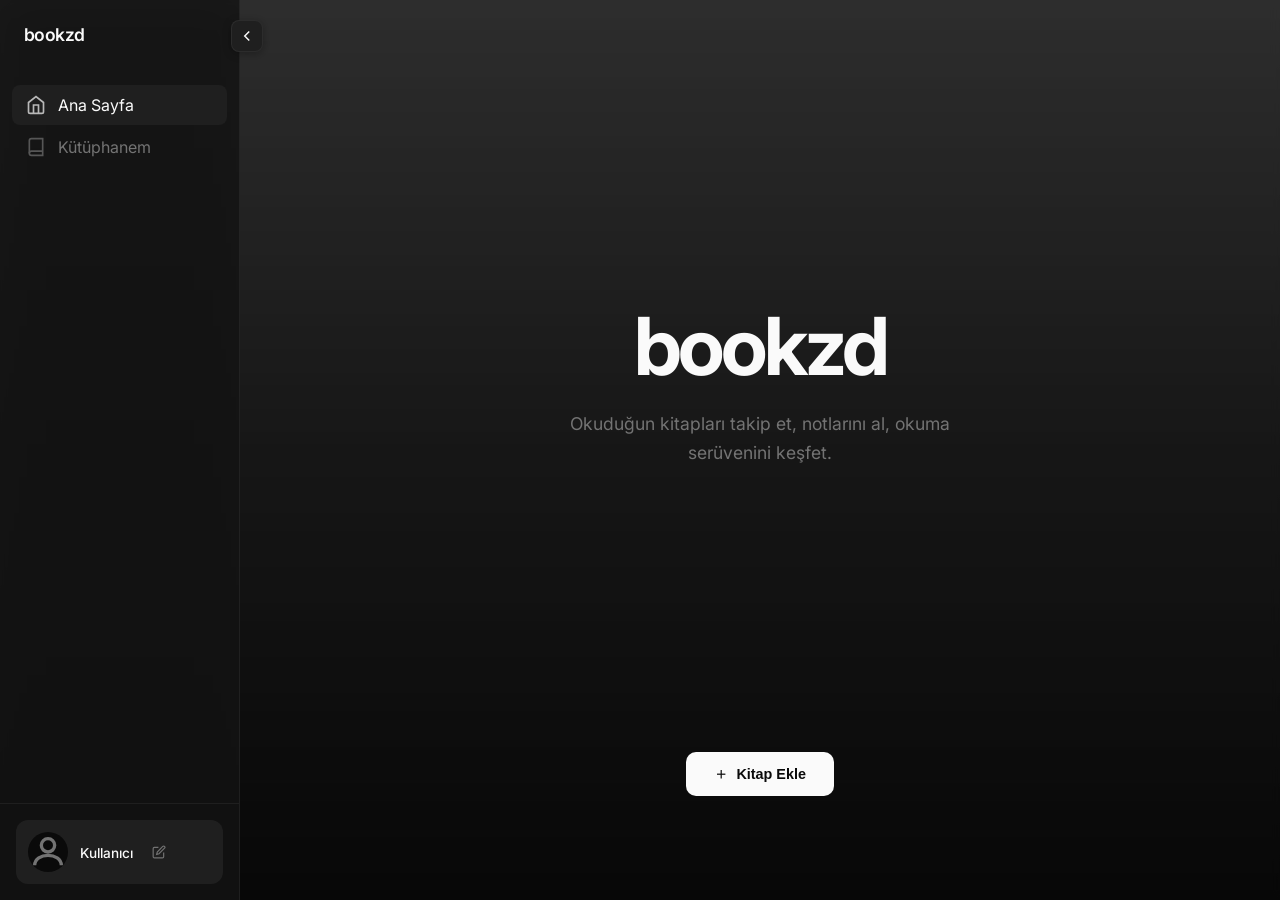
<file: index.html>
<!DOCTYPE html>
<html lang="tr">
<head>
    <meta charset="UTF-8">
    <meta name="viewport" content="width=device-width, initial-scale=1.0">
    <title>bookzd</title>
    <link href="https://fonts.googleapis.com/css2?family=Inter:wght@400;500;600;700&display=swap" rel="stylesheet">
    <link rel="stylesheet" href="style.css">
</head>
<body class="home-page">
    <div class="app">
        <aside class="sidebar" id="sidebar">
            <div class="sidebar-header">
                <h1>bookzd</h1>
            </div>
            <button class="sidebar-toggle" onclick="toggleSidebar()">
                <svg viewBox="0 0 24 24" fill="none" stroke="currentColor" stroke-width="2"><polyline points="15 18 9 12 15 6"/></svg>
            </button>
            <nav class="sidebar-nav">
                <a href="index.html" class="nav-item active">
                    <svg class="nav-icon" viewBox="0 0 24 24" fill="none" stroke="currentColor" stroke-width="2"><path d="M3 9l9-7 9 7v11a2 2 0 0 1-2 2H5a2 2 0 0 1-2-2z"/><polyline points="9 22 9 12 15 12 15 22"/></svg>
                    <span class="nav-text">Ana Sayfa</span>
                </a>
                <a href="library.html" class="nav-item">
                    <svg class="nav-icon" viewBox="0 0 24 24" fill="none" stroke="currentColor" stroke-width="2"><path d="M4 19.5A2.5 2.5 0 0 1 6.5 17H20"/><path d="M6.5 2H20v20H6.5A2.5 2.5 0 0 1 4 19.5v-15A2.5 2.5 0 0 1 6.5 2z"/></svg>
                    <span class="nav-text">Kütüphanem</span>
                </a>
            </nav>
            <div class="sidebar-footer">
                <div class="sidebar-user">
                    <div class="user-avatar">
                        <img id="userAvatar" src="data:image/svg+xml,%3Csvg xmlns='http://www.w3.org/2000/svg' viewBox='0 0 24 24' fill='none' stroke='%23737373' stroke-width='2'%3E%3Ccircle cx='12' cy='8' r='4'/%3E%3Cpath d='M4 20c0-4 4-6 8-6s8 2 8 6'/%3E%3C/svg%3E" alt="Avatar">
                    </div>
                    <div class="user-info">
                        <span class="user-name" id="userName">Kullanıcı</span>
                    </div>
                    <button class="edit-user-btn" onclick="editProfile()">
                        <svg viewBox="0 0 24 24" fill="none" stroke="currentColor" stroke-width="2"><path d="M11 4H4a2 2 0 0 0-2 2v14a2 2 0 0 0 2 2h14a2 2 0 0 0 2-2v-7"/><path d="M18.5 2.5a2.121 2.121 0 0 1 3 3L12 15l-4 1 1-4 9.5-9.5z"/></svg>
                    </button>
                </div>
            </div>
        </aside>

        <main class="main-content">
            <div id="homePage" class="page active">
                <section class="hero">
                    <div class="hero-content">
                        <h1>bookzd</h1>
                        <p>Okuduğun kitapları takip et, notlarını al, okuma serüvenini keşfet.</p>
                    </div>
                </section>
                <section class="cta">
                    <button class="btn-primary-lg" onclick="window.location.href='library.html'">
                        <svg viewBox="0 0 24 24" fill="none" stroke="currentColor" stroke-width="2"><line x1="12" y1="5" x2="12" y2="19"/><line x1="5" y1="12" x2="19" y2="12"/></svg>
                        Kitap Ekle
                    </button>
                </section>
            </div>
        </main>
    </div>
    <script src="script.js"></script>
</body>
</html>
</file>
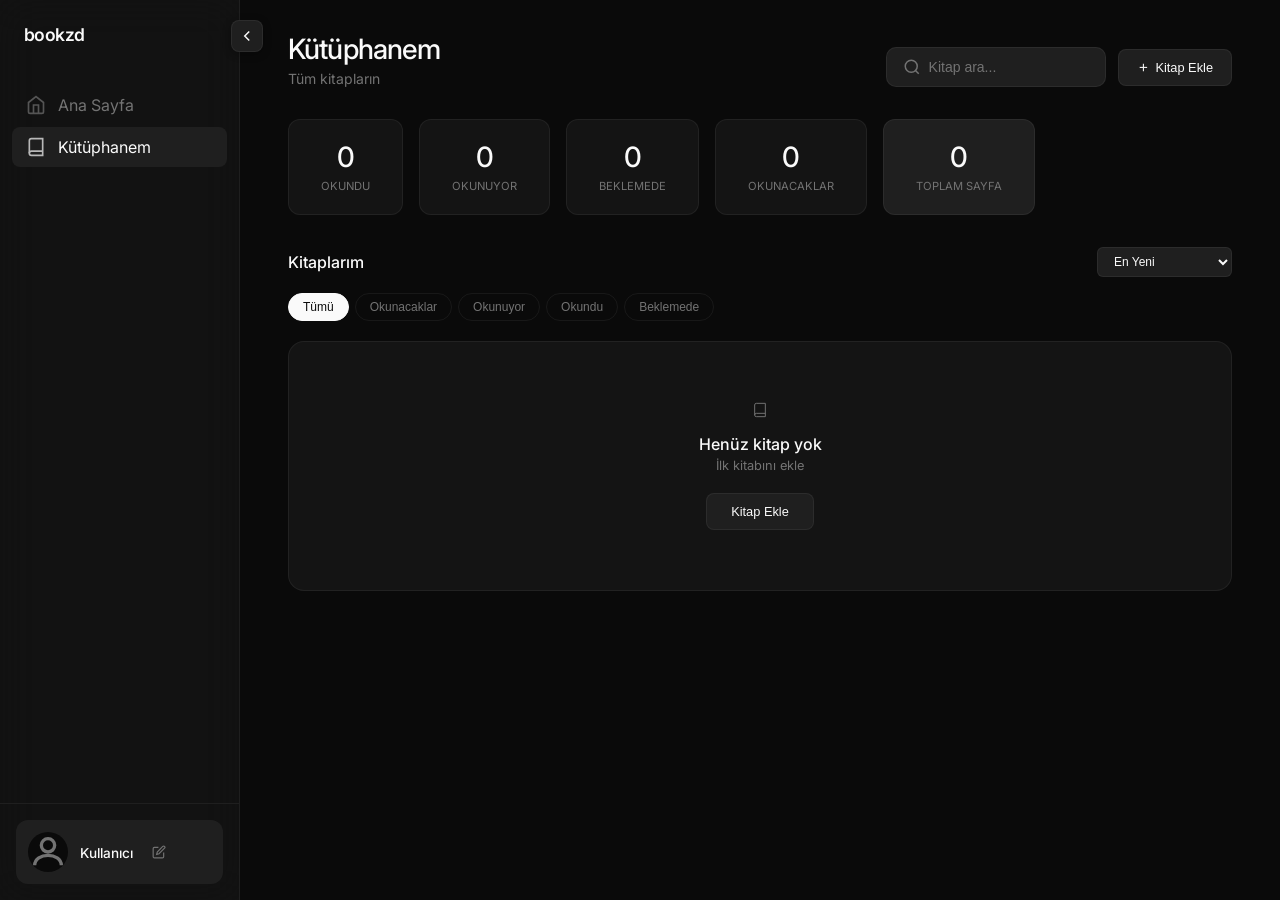
<file: library.html>
<!DOCTYPE html>
<html lang="tr">
<head>
    <meta charset="UTF-8">
    <meta name="viewport" content="width=device-width, initial-scale=1.0">
    <title>bookzd - Kütüphanem</title>
    <link href="https://fonts.googleapis.com/css2?family=Inter:wght@400;500;600;700&display=swap" rel="stylesheet">
    <link rel="stylesheet" href="style.css">
</head>
<body class="library-page">
    <div class="app">
        <aside class="sidebar" id="sidebar">
            <div class="sidebar-header">
                <h1>bookzd</h1>
            </div>
            <button class="sidebar-toggle" onclick="toggleSidebar()">
                <svg viewBox="0 0 24 24" fill="none" stroke="currentColor" stroke-width="2"><polyline points="15 18 9 12 15 6"/></svg>
            </button>
            <nav class="sidebar-nav">
                <a href="index.html" class="nav-item">
                    <svg class="nav-icon" viewBox="0 0 24 24" fill="none" stroke="currentColor" stroke-width="2"><path d="M3 9l9-7 9 7v11a2 2 0 0 1-2 2H5a2 2 0 0 1-2-2z"/><polyline points="9 22 9 12 15 12 15 22"/></svg>
                    <span class="nav-text">Ana Sayfa</span>
                </a>
                <a href="library.html" class="nav-item active">
                    <svg class="nav-icon" viewBox="0 0 24 24" fill="none" stroke="currentColor" stroke-width="2"><path d="M4 19.5A2.5 2.5 0 0 1 6.5 17H20"/><path d="M6.5 2H20v20H6.5A2.5 2.5 0 0 1 4 19.5v-15A2.5 2.5 0 0 1 6.5 2z"/></svg>
                    <span class="nav-text">Kütüphanem</span>
                </a>
            </nav>
            <div class="sidebar-footer">
                <div class="sidebar-user">
                    <div class="user-avatar">
                        <img id="userAvatar" src="data:image/svg+xml,%3Csvg xmlns='http://www.w3.org/2000/svg' viewBox='0 0 24 24' fill='none' stroke='%23737373' stroke-width='2'%3E%3Ccircle cx='12' cy='8' r='4'/%3E%3Cpath d='M4 20c0-4 4-6 8-6s8 2 8 6'/%3E%3C/svg%3E" alt="Avatar">
                    </div>
                    <div class="user-info">
                        <span class="user-name" id="userName">Kullanıcı</span>
                    </div>
                    <button class="edit-user-btn" onclick="editProfile()">
                        <svg viewBox="0 0 24 24" fill="none" stroke="currentColor" stroke-width="2"><path d="M11 4H4a2 2 0 0 0-2 2v14a2 2 0 0 0 2 2h14a2 2 0 0 0 2-2v-7"/><path d="M18.5 2.5a2.121 2.121 0 0 1 3 3L12 15l-4 1 1-4 9.5-9.5z"/></svg>
                    </button>
                </div>
            </div>
        </aside>

        <main class="main-content">
            <div id="libraryPage" class="page active">
                <header class="page-header">
                    <div class="header-text">
                        <h1>Kütüphanem</h1>
                        <p>Tüm kitapların</p>
                    </div>
                    <div class="header-actions">
                        <div class="search-box">
                            <svg viewBox="0 0 24 24" fill="none" stroke="currentColor" stroke-width="2"><circle cx="11" cy="11" r="8"/><line x1="21" y1="21" x2="16.65" y2="16.65"/></svg>
                            <input type="text" id="searchInput" placeholder="Kitap ara..." oninput="renderLibrary()">
                        </div>
                        <button class="btn-add" onclick="showAddModal()">
                            <svg viewBox="0 0 24 24" fill="none" stroke="currentColor" stroke-width="2"><line x1="12" y1="5" x2="12" y2="19"/><line x1="5" y1="12" x2="19" y2="12"/></svg>
                            Kitap Ekle
                        </button>
                    </div>
                </header>
                <div class="library-stats">
                    <div class="lib-stat completed">
                        <span class="lib-num" id="libCompleted">0</span>
                        <span class="lib-label">Okundu</span>
                    </div>
                    <div class="lib-stat reading">
                        <span class="lib-num" id="libReading">0</span>
                        <span class="lib-label">Okunuyor</span>
                    </div>
                    <div class="lib-stat hold">
                        <span class="lib-num" id="libHold">0</span>
                        <span class="lib-label">Beklemede</span>
                    </div>
                    <div class="lib-stat to-read">
                        <span class="lib-num" id="libToRead">0</span>
                        <span class="lib-label">Okunacaklar</span>
                    </div>
                    <div class="lib-stat total">
                        <span class="lib-num" id="libTotalPages">0</span>
                        <span class="lib-label">Toplam Sayfa</span>
                    </div>
                </div>
                <div class="section">
                    <div class="section-header">
                        <h2>Kitaplarım</h2>
                        <select id="sortSelect" onchange="renderLibrary()">
                            <option value="date-desc">En Yeni</option>
                            <option value="date-asc">En Eski</option>
                            <option value="title-asc">A-Z</option>
                            <option value="rating-desc">En Yüksek Puan</option>
                        </select>
                    </div>
                    <div class="filter-tabs">
                        <button class="tab active" data-filter="all">Tümü</button>
                        <button class="tab" data-filter="to-read">Okunacaklar</button>
                        <button class="tab" data-filter="reading">Okunuyor</button>
                        <button class="tab" data-filter="completed">Okundu</button>
                        <button class="tab" data-filter="on-hold">Beklemede</button>
                    </div>
                </div>
                <div class="books-grid" id="libraryList"></div>
                <div class="empty-state" id="emptyLibrary">
                    <svg class="empty-icon" viewBox="0 0 24 24" fill="none" stroke="currentColor" stroke-width="1.5"><path d="M4 19.5A2.5 2.5 0 0 1 6.5 17H20"/><path d="M6.5 2H20v20H6.5A2.5 2.5 0 0 1 4 19.5v-15A2.5 2.5 0 0 1 6.5 2z"/></svg>
                    <h3>Henüz kitap yok</h3>
                    <p>İlk kitabını ekle</p>
                    <button onclick="showAddModal()">Kitap Ekle</button>
                </div>
            </div>
        </main>
    </div>

    <!-- Add Modal -->
    <div class="modal-overlay" id="addModal">
        <div class="modal">
            <div class="modal-header">
                <h2>Yeni Kitap Ekle</h2>
                <button class="close-btn" onclick="closeAddModal()">
                    <svg viewBox="0 0 24 24" fill="none" stroke="currentColor" stroke-width="2"><line x1="18" y1="6" x2="6" y2="18"/><line x1="6" y1="6" x2="18" y2="18"/></svg>
                </button>
            </div>
            <div class="modal-body">
                <div class="cover-section">
                    <div class="cover-upload" onclick="document.getElementById('coverInput').click()">
                        <img id="coverPreview" alt="Kapak">
                        <div class="cover-placeholder" id="coverPlaceholder">
                            <svg viewBox="0 0 24 24" fill="none" stroke="currentColor" stroke-width="1.5"><rect x="3" y="3" width="18" height="18" rx="2" ry="2"/><circle cx="8.5" cy="8.5" r="1.5"/><polyline points="21 15 16 10 5 21"/></svg>
                            <p>Göz At</p>
                        </div>
                    </div>
                    <input type="file" id="coverInput" accept="image/*" onchange="previewCover(event)">
                    <input type="text" id="addCoverUrl" class="cover-url-input" placeholder="Veya resim linki" oninput="previewCoverUrl(this.value)">
                </div>
                <div class="form-section">
                    <div class="form-group"><label>Kitap Adı *</label><input type="text" id="addTitle" placeholder="Kitabın adı"></div>
                    <div class="form-group"><label>Yazar *</label><input type="text" id="addAuthor" placeholder="Yazarın adı"></div>
                    <div class="form-row">
                        <div class="form-group"><label>Sayfa</label><input type="number" id="addPages" placeholder="0"></div>
                        <div class="form-group"><label>Okunan</label><input type="number" id="addCurrentPage" placeholder="0" value="0"></div>
                    </div>
                    <div class="form-row">
                        <div class="form-group"><label>Durum</label><select id="addStatus"><option value="to-read">Okunacaklar</option><option value="reading">Okunuyor</option><option value="completed">Okundu</option><option value="on-hold">Beklemede</option></select></div>
                    </div>
                    <div class="form-row">
                        <div class="form-group"><label>Başlangıç</label><input type="date" id="addStartDate"></div>
                        <div class="form-group"><label>Bitiş</label><input type="date" id="addEndDate"></div>
                    </div>
                    <div class="form-group">
                        <label>Puan</label>
                        <div class="star-rating">
                            <div class="stars" id="addStars">
                                <span class="star" data-val="1">●</span><span class="star" data-val="2">●</span><span class="star" data-val="3">●</span><span class="star" data-val="4">●</span><span class="star" data-val="5">●</span>
                                <span class="star" data-val="6">●</span><span class="star" data-val="7">●</span><span class="star" data-val="8">●</span><span class="star" data-val="9">●</span><span class="star" data-val="10">●</span>
                            </div>
                            <span class="rating-display" id="addRatingDisplay">0</span>
                        </div>
                    </div>
                    <div class="form-group"><label>Notlar</label><input type="text" id="addNotes" placeholder="Düşünceler..."></div>
                </div>
            </div>
            <div class="modal-footer">
                <button class="btn-cancel" onclick="closeAddModal()">İptal</button>
                <button class="btn-primary" onclick="addBook()">Ekle</button>
            </div>
        </div>
    </div>

    <!-- Edit Modal -->
    <div class="modal-overlay" id="editModal">
        <div class="modal">
            <div class="modal-header">
                <h2>Kitabı Düzenle</h2>
                <button class="close-btn" onclick="closeEditModal()">
                    <svg viewBox="0 0 24 24" fill="none" stroke="currentColor" stroke-width="2"><line x1="18" y1="6" x2="6" y2="18"/><line x1="6" y1="6" x2="18" y2="18"/></svg>
                </button>
            </div>
            <div class="modal-body">
                <div class="cover-section">
                    <div class="cover-upload" onclick="document.getElementById('editCoverInput').click()">
                        <img id="editCoverPreview" alt="Kapak">
                        <div class="cover-placeholder" id="editCoverPlaceholder">
                            <svg viewBox="0 0 24 24" fill="none" stroke="currentColor" stroke-width="1.5"><rect x="3" y="3" width="18" height="18" rx="2" ry="2"/><circle cx="8.5" cy="8.5" r="1.5"/><polyline points="21 15 16 10 5 21"/></svg>
                            <p>Göz At</p>
                        </div>
                    </div>
                    <input type="file" id="editCoverInput" accept="image/*" onchange="previewEditCover(event)">
                    <input type="text" id="editCoverUrl" class="cover-url-input" placeholder="Veya resim linki" oninput="previewEditCoverUrl(this.value)">
                </div>
                <div class="form-section">
                    <div class="form-group"><label>Kitap Adı *</label><input type="text" id="editTitle"></div>
                    <div class="form-group"><label>Yazar *</label><input type="text" id="editAuthor"></div>
                    <div class="form-row">
                        <div class="form-group"><label>Sayfa</label><input type="number" id="editPages"></div>
                        <div class="form-group"><label>Okunan</label><input type="number" id="editCurrentPage"></div>
                    </div>
                    <div class="form-row">
                        <div class="form-group"><label>Durum</label><select id="editStatus"><option value="to-read">Okunacaklar</option><option value="reading">Okunuyor</option><option value="completed">Okundu</option><option value="on-hold">Beklemede</option></select></div>
                    </div>
                    <div class="form-row">
                        <div class="form-group"><label>Başlangıç</label><input type="date" id="editStartDate"></div>
                        <div class="form-group"><label>Bitiş</label><input type="date" id="editEndDate"></div>
                    </div>
                    <div class="form-group">
                        <label>Puan</label>
                        <div class="star-rating">
                            <div class="stars" id="editStars">
                                <span class="star" data-val="1">●</span><span class="star" data-val="2">●</span><span class="star" data-val="3">●</span><span class="star" data-val="4">●</span><span class="star" data-val="5">●</span>
                                <span class="star" data-val="6">●</span><span class="star" data-val="7">●</span><span class="star" data-val="8">●</span><span class="star" data-val="9">●</span><span class="star" data-val="10">●</span>
                            </div>
                            <span class="rating-display" id="editRatingDisplay">0</span>
                        </div>
                    </div>
                    <div class="form-group"><label>Notlar</label><input type="text" id="editNotes"></div>
                </div>
            </div>
            <div class="modal-footer">
                <button class="btn-delete" onclick="deleteBook()">Sil</button>
                <button class="btn-primary" onclick="saveEdit()">Kaydet</button>
            </div>
        </div>
    </div>

    <!-- Detail Modal -->
    <div class="modal-overlay" id="detailModal">
        <div class="modal detail-modal">
            <div class="modal-header">
                <h2>Kitap Detay</h2>
                <button class="close-btn" onclick="closeDetailModal()">
                    <svg viewBox="0 0 24 24" fill="none" stroke="currentColor" stroke-width="2"><line x1="18" y1="6" x2="6" y2="18"/><line x1="6" y1="6" x2="18" y2="18"/></svg>
                </button>
            </div>
            <div class="modal-body detail-body">
                <div class="detail-cover">
                    <img id="detailCover" alt="Kapak">
                    <div class="detail-cover-placeholder" id="detailCoverPlaceholder">
                        <svg viewBox="0 0 24 24" fill="none" stroke="currentColor" stroke-width="1.5"><path d="M4 19.5A2.5 2.5 0 0 1 6.5 17H20"/><path d="M6.5 2H20v20H6.5A2.5 2.5 0 0 1 4 19.5v-15A2.5 2.5 0 0 1 6.5 2z"/></svg>
                    </div>
                </div>
                <div class="detail-info">
                    <h3 id="detailTitle"></h3>
                    <p class="detail-author" id="detailAuthor"></p>
                    <div class="detail-meta">
                        <span class="detail-status" id="detailStatus"></span>
                        <span class="detail-rating" id="detailRating"></span>
                    </div>
                    <div class="detail-stats">
                        <div class="detail-stat">
                            <span class="detail-stat-num" id="detailPages">0</span>
                            <span class="detail-stat-label">Sayfa</span>
                        </div>
                        <div class="detail-stat">
                            <span class="detail-stat-num" id="detailCurrentPage">0</span>
                            <span class="detail-stat-label">Okunan</span>
                        </div>
                        <div class="detail-stat">
                            <span class="detail-stat-num" id="detailProgress">0%</span>
                            <span class="detail-stat-label">İlerleme</span>
                        </div>
                    </div>
                    <div class="detail-dates">
                        <div><label>Başlangıç:</label><span id="detailStartDate">-</span></div>
                        <div><label>Bitiş:</label><span id="detailEndDate">-</span></div>
                    </div>
                    <div class="detail-notes" id="detailNotesSection">
                        <label>Notlar:</label>
                        <p id="detailNotes"></p>
                    </div>
                </div>
            </div>
            <div class="modal-footer">
                <button class="btn-primary" onclick="editFromDetail()">Düzenle</button>
            </div>
        </div>
    </div>

    <script src="script.js"></script>
</body>
</html>
</file>
<file: style.css>
:root {
    --bg: #0a0a0a;
    --bg-card: #141414;
    --surface: #1f1f1f;
    --surface-hover: #262626;
    --text: #fafafa;
    --text-2: #737373;
    --border: rgba(255,255,255,0.06);
}

* { margin: 0; padding: 0; box-sizing: border-box; }

body {
    font-family: 'Inter', -apple-system, BlinkMacSystemFont, sans-serif;
    background: var(--bg);
    color: var(--text);
    min-height: 100vh;
}

body.home-page {
    background: linear-gradient(to bottom, rgba(0,0,0,0.7) 0%, rgba(0,0,0,0.85) 50%, rgba(0,0,0,0.95) 100%),
        url('https://yeni.doktorungezirehberi.com/wp-content/uploads/2025/01/black-forest-main252.jpg');
    background-size: cover;
    background-position: center;
    background-attachment: fixed;
    height: 100vh;
}

body.home-page .app {
    background: rgba(0,0,0,0.4);
    backdrop-filter: blur(4px);
    height: 100vh;
}

svg { width: 1em; height: 1em; stroke: currentColor; }

.app { display: flex; min-height: 100vh; height: 100vh; }

.sidebar {
    width: 240px;
    height: 100vh;
    background: rgba(20,20,20,0.8);
    backdrop-filter: blur(20px);
    border-right: 1px solid var(--border);
    display: flex;
    flex-direction: column;
    position: fixed;
    top: 0; left: 0;
    z-index: 50;
    transition: all 0.3s ease;
    overflow: visible;
}

.sidebar.collapsed { 
    width: 0; 
    border-right: none;
    overflow: visible;
}

.sidebar.collapsed .sidebar-header,
.sidebar.collapsed .sidebar-nav,
.sidebar.collapsed .nav-item,
.sidebar.collapsed .sidebar-footer {
    opacity: 0;
    width: 0;
    padding: 0;
    margin: 0;
    overflow: hidden;
}

.sidebar.collapsed .sidebar-toggle {
    opacity: 1;
    width: 32px;
    right: -48px;
}

.sidebar.collapsed .sidebar-toggle svg {
    transform: rotate(180deg);
}

.sidebar-toggle {
    position: absolute;
    top: 20px; right: -24px;
    width: 32px; height: 32px;
    border-radius: 8px;
    background: var(--surface);
    border: 1px solid var(--border);
    color: var(--text);
    cursor: pointer;
    display: flex;
    align-items: center;
    justify-content: center;
    z-index: 60;
    transition: all 0.3s ease;
    box-shadow: 0 2px 8px rgba(0,0,0,0.3);
    overflow: visible;
}

.sidebar-toggle:hover { background: var(--text); color: var(--bg); transform: scale(1.1); }
.sidebar-toggle svg { width: 18px; height: 18px; }

.sidebar-header {
    padding: 24px;
    display: flex;
    justify-content: space-between;
    align-items: center;
}

.sidebar-header h1 { font-size: 1.1rem; font-weight: 600; text-transform: lowercase; letter-spacing: -0.03em; }

.sidebar-nav { padding: 16px 12px; flex: 1; }

.nav-item {
    display: flex;
    align-items: center;
    gap: 12px;
    padding: 10px 14px;
    border-radius: 8px;
    color: var(--text-2);
    text-decoration: none;
    margin-bottom: 2px;
    transition: all 0.2s ease;
}

.nav-item:hover { background: var(--surface); color: var(--text); }
.nav-item.active { background: var(--surface); color: var(--text); }

.nav-icon { font-size: 1.1rem; opacity: 0.7; flex-shrink: 0; width: 20px; height: 20px; }

.sidebar-footer { padding: 16px; border-top: 1px solid var(--border); flex-shrink: 0; }

.sidebar-user {
    display: flex;
    align-items: center;
    gap: 12px;
    padding: 12px;
    background: var(--surface);
    border-radius: 12px;
}

.sidebar-user .user-avatar {
    width: 40px; height: 40px;
    border-radius: 50%;
    background: var(--bg);
    display: flex;
    align-items: center;
    justify-content: center;
    overflow: hidden;
    flex-shrink: 0;
}

.sidebar-user .user-avatar svg { width: 20px; height: 20px; }

.user-info-text {
    display: flex;
    align-items: center;
    justify-content: space-between;
    flex: 1;
    min-width: 0;
}

.sidebar-user .user-name {
    font-weight: 500;
    font-size: 0.85rem;
    white-space: nowrap;
    overflow: hidden;
    text-overflow: ellipsis;
}

.sidebar-user .edit-user-btn {
    width: 28px; height: 28px;
    border-radius: 6px;
    border: none;
    background: transparent;
    color: var(--text-2);
    cursor: pointer;
    display: flex;
    align-items: center;
    justify-content: center;
    transition: all 0.2s;
    flex-shrink: 0;
}

.sidebar-user .edit-user-btn:hover { background: var(--bg); color: var(--text); }
.sidebar-user .edit-user-btn svg { width: 14px; height: 14px; }

.main-content {
    flex: 1;
    margin-left: 240px;
    padding: 32px 48px;
    min-height: 100vh;
    height: 100vh;
    overflow-y: auto;
    transition: margin-left 0.3s ease;
}

.sidebar.collapsed ~ .main-content { margin-left: 0; }

.page { display: none; animation: fadeIn 0.3s ease; }
.page.active { display: block; }

@keyframes fadeIn { from { opacity: 0; transform: translateY(8px); } to { opacity: 1; transform: translateY(0); } }

.page-header {
    display: flex;
    justify-content: space-between;
    align-items: flex-end;
    margin-bottom: 32px;
    gap: 16px;
}

.header-actions { display: flex; gap: 12px; align-items: center; }

.search-box {
    display: flex;
    align-items: center;
    gap: 8px;
    padding: 10px 16px;
    background: var(--surface);
    border: 1px solid var(--border);
    border-radius: 10px;
    width: 220px;
}

.search-box svg { width: 18px; height: 18px; color: var(--text-2); flex-shrink: 0; }

.search-box input {
    background: transparent;
    border: none;
    color: var(--text);
    font-size: 0.875rem;
    width: 100%;
    outline: none;
}

.search-box input::placeholder { color: var(--text-2); }

.header-text h1 { font-size: 1.75rem; font-weight: 500; letter-spacing: -0.03em; }
.header-text p { color: var(--text-2); margin-top: 4px; font-size: 0.875rem; }

.btn-add {
    display: flex;
    align-items: center;
    gap: 6px;
    padding: 10px 18px;
    background: var(--surface);
    border: 1px solid var(--border);
    border-radius: 8px;
    color: var(--text);
    font-size: 0.8rem;
    font-weight: 500;
    cursor: pointer;
    transition: all 0.2s ease;
}

.btn-add:hover { background: var(--surface-hover); border-color: var(--text-2); }
.btn-add svg { width: 1em; height: 1em; }

.hero {
    min-height: calc(100vh - 200px);
    display: flex;
    flex-direction: column;
    justify-content: center;
    align-items: center;
    text-align: center;
    padding: 40px 20px;
}

.hero-content h1 {
    font-size: 5rem;
    font-weight: 700;
    letter-spacing: -0.04em;
    margin-bottom: 16px;
}

.hero-content p {
    font-size: 1.1rem;
    color: var(--text-2);
    max-width: 400px;
    line-height: 1.6;
}

.cta { text-align: center; padding: 20px 0 60px; }

.btn-primary-lg {
    display: inline-flex;
    align-items: center;
    gap: 8px;
    padding: 14px 28px;
    background: var(--text);
    border: none;
    border-radius: 10px;
    color: var(--bg);
    font-size: 0.9rem;
    font-weight: 600;
    cursor: pointer;
    transition: all 0.2s ease;
}

.btn-primary-lg:hover { opacity: 0.9; transform: translateY(-2px); }
.btn-primary-lg svg { width: 1em; height: 1em; }

.library-stats {
    display: flex;
    gap: 16px;
    margin-bottom: 32px;
}

.lib-stat {
    padding: 20px 32px;
    border-radius: 12px;
    text-align: center;
    background: var(--bg-card);
    border: 1px solid var(--border);
}

.lib-stat .lib-num { display: block; font-size: 1.75rem; font-weight: 500; }
.lib-stat .lib-label { font-size: 0.7rem; color: var(--text-2); text-transform: uppercase; }

.lib-stat.total { background: var(--surface); }

.section-header {
    display: flex;
    justify-content: space-between;
    align-items: center;
    margin-bottom: 16px;
}

.section-header h2 { font-size: 1rem; font-weight: 500; }

.section-header select {
    padding: 6px 12px;
    background: var(--surface);
    border: 1px solid var(--border);
    border-radius: 6px;
    color: var(--text);
    font-size: 0.75rem;
    cursor: pointer;
}

.filter-tabs { display: flex; gap: 6px; margin-bottom: 20px; }

.tab {
    padding: 6px 14px;
    background: transparent;
    border: 1px solid var(--border);
    border-radius: 20px;
    color: var(--text-2);
    font-size: 0.75rem;
    font-weight: 500;
    cursor: pointer;
    transition: all 0.2s ease;
}

.tab:hover { border-color: var(--text-2); color: var(--text); }
.tab.active { background: var(--text); border-color: var(--text); color: var(--bg); }

.books-grid {
    display: grid;
    grid-template-columns: repeat(auto-fill, minmax(160px, 1fr));
    gap: 20px;
}

.book-card {
    background: var(--bg-card);
    border-radius: 12px;
    overflow: hidden;
    cursor: pointer;
    transition: all 0.3s ease;
    border: 1px solid transparent;
}

.book-card:hover { transform: translateY(-4px); border-color: var(--border); box-shadow: 0 20px 40px rgba(0,0,0,0.4); }

.book-cover {
    width: 100%;
    height: 220px;
    background: var(--surface);
    display: flex;
    align-items: center;
    justify-content: center;
    font-size: 2.5rem;
    color: var(--text-2);
    position: relative;
    overflow: hidden;
    border-radius: 8px 8px 0 0;
}

.book-cover img { 
    width: 100%; 
    height: 100%; 
    object-fit: cover; 
    object-position: center;
}

.book-status {
    position: absolute;
    top: 8px; left: 8px;
    padding: 3px 8px;
    border-radius: 4px;
    font-size: 0.6rem;
    font-weight: 600;
    text-transform: uppercase;
    backdrop-filter: blur(8px);
}

.status-completed { background: rgba(255,255,255,0.9); color: #000; }
.status-reading { background: rgba(255,255,255,0.7); color: #000; }
.status-on-hold { background: rgba(255,255,255,0.5); color: #000; }
.status-to-read { background: rgba(255,255,255,0.3); color: #000; }

.book-info { padding: 12px; }

.book-title {
    font-weight: 500;
    font-size: 0.8rem;
    margin-bottom: 2px;
    display: -webkit-box;
    -webkit-line-clamp: 2;
    -webkit-box-orient: vertical;
    overflow: hidden;
    letter-spacing: -0.01em;
}

.book-author { font-size: 0.7rem; color: var(--text-2); margin-bottom: 6px; }
.book-rating { color: var(--text); font-size: 0.75rem; opacity: 0.8; letter-spacing: 1px; }

.book-progress {
    display: flex;
    align-items: center;
    gap: 8px;
    margin-top: 8px;
}
.progress-bar {
    flex: 1;
    height: 4px;
    background: var(--surface);
    border-radius: 2px;
    overflow: hidden;
}
.progress-fill {
    height: 100%;
    background: var(--text);
    border-radius: 2px;
    transition: width 0.3s ease;
}
.progress-text { font-size: 0.65rem; color: var(--text-2); }

.empty-state {
    text-align: center;
    padding: 60px 40px;
    background: var(--bg-card);
    border-radius: 16px;
    border: 1px solid var(--border);
}

.empty-icon { margin-bottom: 12px; opacity: 0.4; }
.empty-state h3 { font-size: 1rem; font-weight: 500; margin-bottom: 4px; }
.empty-state p { color: var(--text-2); font-size: 0.8rem; margin-bottom: 20px; }
.empty-state button {
    padding: 10px 24px;
    background: var(--surface);
    border: 1px solid var(--border);
    border-radius: 8px;
    color: var(--text);
    font-size: 0.8rem;
    font-weight: 500;
    cursor: pointer;
}

.empty-state button:hover { background: var(--surface-hover); }

#profilePage {
    display: flex;
    flex-direction: column;
    align-items: center;
    justify-content: center;
    min-height: calc(100vh - 64px);
    padding-top: 40px;
}

.profile-hero { margin-bottom: 32px; }

.profile-avatar-lg {
    width: 140px; height: 140px;
    border-radius: 50%;
    background: var(--surface);
    display: flex;
    align-items: center;
    justify-content: center;
    overflow: hidden;
    box-shadow: 0 8px 32px rgba(0,0,0,0.4);
    border: 3px solid var(--border);
}

.profile-avatar-lg svg { width: 56px; height: 56px; stroke: var(--text-2); }
.profile-avatar-lg img { width: 100%; height: 100%; object-fit: cover; }

.profile-stats {
    display: flex;
    gap: 48px;
    padding: 24px 48px;
    background: rgba(20,20,20,0.6);
    backdrop-filter: blur(12px);
    border-radius: 16px;
    border: 1px solid var(--border);
}

.prof-stat { text-align: center; }
.prof-stat .prof-num { display: block; font-size: 2rem; font-weight: 600; letter-spacing: -0.02em; }
.prof-stat .prof-label { font-size: 0.7rem; color: var(--text-2); text-transform: uppercase; letter-spacing: 0.1em; }

.modal-overlay {
    position: fixed;
    top: 0; left: 0; right: 0; bottom: 0;
    background: rgba(0,0,0,0.7);
    backdrop-filter: blur(12px);
    display: none;
    align-items: center;
    justify-content: center;
    z-index: 100;
}

.modal-overlay.show { display: flex; }

.modal {
    background: var(--bg-card);
    border-radius: 16px;
    width: 90%;
    max-width: 520px;
    max-height: 90vh;
    overflow: hidden;
    animation: modalIn 0.25s ease;
    border: 1px solid var(--border);
}

@keyframes modalIn { from { opacity: 0; transform: scale(0.96); } to { opacity: 1; transform: scale(1); } }
.modal-sm { max-width: 360px; }

.modal-header {
    display: flex;
    justify-content: space-between;
    align-items: center;
    padding: 16px 20px;
    border-bottom: 1px solid var(--border);
}

.modal-header h2 { font-size: 0.95rem; font-weight: 500; }

.close-btn {
    width: 28px; height: 28px;
    border-radius: 50%;
    border: none;
    background: var(--surface);
    color: var(--text);
    cursor: pointer;
    font-size: 0.85rem;
    transition: all 0.2s;
    display: flex;
    align-items: center;
    justify-content: center;
}

.close-btn:hover { background: var(--surface-hover); }

.modal-body {
    padding: 20px;
    display: grid;
    grid-template-columns: 120px 1fr;
    gap: 20px;
    max-height: 60vh;
    overflow-y: auto;
}

.modal-body.profile-edit { grid-template-columns: 80px 1fr; }

.user-photo-section { display: flex; flex-direction: column; align-items: center; gap: 6px; }

.user-photo-upload {
    width: 72px; height: 72px;
    border-radius: 50%;
    background: var(--surface);
    border: 1px dashed var(--border);
    display: flex;
    flex-direction: column;
    align-items: center;
    justify-content: center;
    cursor: pointer;
    overflow: hidden;
}

.user-photo-upload img { width: 100%; height: 100%; object-fit: cover; display: none; }
.user-photo-placeholder { text-align: center; color: var(--text-2); font-size: 0.6rem; }
.user-photo-placeholder p { margin-top: 2px; }
.user-photo-section input { display: none; }

.form-section { display: flex; flex-direction: column; gap: 12px; }
.form-group { display: flex; flex-direction: column; gap: 4px; }
.form-group label { font-size: 0.65rem; color: var(--text-2); text-transform: uppercase; font-weight: 600; letter-spacing: 0.05em; }
.form-row { display: grid; grid-template-columns: 1fr 1fr; gap: 10px; }

.form-group input,
.form-group select,
.form-group textarea {
    padding: 10px 12px;
    background: var(--surface);
    border: 1px solid var(--border);
    border-radius: 8px;
    color: var(--text);
    font-size: 0.8rem;
    font-family: inherit;
    transition: all 0.2s;
}

.form-group input:focus,
.form-group select:focus,
.form-group textarea:focus { outline: none; border-color: var(--text-2); }
.form-group textarea { min-height: 60px; resize: vertical; }

.star-rating {
    display: flex;
    align-items: center;
    gap: 8px;
    background: var(--surface);
    padding: 8px 12px;
    border-radius: 8px;
}

.stars { display: flex; gap: 3px; cursor: pointer; }

.star {
    font-size: 1.25rem;
    color: var(--text-2);
    transition: all 0.1s;
    user-select: none;
    opacity: 0.4;
}

.star.filled { opacity: 1; color: var(--text); }
.star:hover { transform: scale(1.1); }

.rating-display { font-size: 0.75rem; font-weight: 500; color: var(--text); min-width: 30px; }

.detail-modal { max-width: 600px; }

.detail-body {
    display: flex;
    gap: 24px;
    padding: 20px;
}

.detail-cover {
    width: 160px;
    height: 240px;
    background: var(--surface);
    border-radius: 8px;
    overflow: hidden;
    flex-shrink: 0;
    display: flex;
    align-items: center;
    justify-content: center;
}

.detail-cover img { width: 100%; height: 100%; object-fit: cover; }
.detail-cover-placeholder svg { width: 48px; height: 48px; color: var(--text-2); }

.detail-info { flex: 1; }

.detail-info h3 { font-size: 1.25rem; font-weight: 600; margin-bottom: 4px; }
.detail-author { color: var(--text-2); font-size: 0.9rem; margin-bottom: 12px; }

.detail-meta { display: flex; gap: 12px; margin-bottom: 16px; }

.detail-status {
    padding: 4px 10px;
    border-radius: 6px;
    font-size: 0.75rem;
    font-weight: 500;
}

.detail-rating { color: var(--text); font-size: 0.85rem; letter-spacing: 1px; }

.detail-stats {
    display: flex;
    gap: 20px;
    margin-bottom: 16px;
    padding: 12px;
    background: var(--surface);
    border-radius: 10px;
}

.detail-stat { text-align: center; }
.detail-stat-num { display: block; font-size: 1.1rem; font-weight: 600; }
.detail-stat-label { font-size: 0.65rem; color: var(--text-2); text-transform: uppercase; }

.detail-dates {
    display: flex;
    gap: 24px;
    margin-bottom: 16px;
    font-size: 0.85rem;
}
.detail-dates label { color: var(--text-2); margin-right: 6px; }

.detail-notes { font-size: 0.85rem; }
.detail-notes label { color: var(--text-2); display: block; margin-bottom: 4px; }
.detail-notes p { color: var(--text); }

.modal-footer {
    display: flex;
    justify-content: flex-end;
    gap: 10px;
    padding: 14px 20px;
    border-top: 1px solid var(--border);
}

.btn-primary, .btn-cancel, .btn-delete {
    padding: 10px 18px;
    border-radius: 8px;
    font-weight: 500;
    font-size: 0.8rem;
    cursor: pointer;
    transition: all 0.2s;
}

.btn-primary { background: var(--text); border: none; color: var(--bg); }
.btn-primary:hover { opacity: 0.9; }

.btn-cancel { background: transparent; border: 1px solid var(--border); color: var(--text); }
.btn-cancel:hover { border-color: var(--text-2); }

.btn-delete { background: transparent; border: 1px solid #666; color: #999; margin-right: auto; }
.btn-delete:hover { border-color: #fff; color: #fff; }

.cover-section { display: flex; flex-direction: column; align-items: center; gap: 6px; }

.cover-upload {
    width: 100%;
    height: 160px;
    background: var(--surface);
    border: 1px dashed var(--border);
    border-radius: 10px;
    display: flex;
    flex-direction: column;
    align-items: center;
    justify-content: center;
    cursor: pointer;
    overflow: hidden;
}

.cover-upload img { width: 100%; height: 100%; object-fit: cover; display: none; }
.cover-placeholder { 
    display: flex; 
    flex-direction: column; 
    align-items: center; 
    justify-content: center; 
    gap: 8px;
    color: var(--text-2); 
    font-size: 0.75rem; 
    height: 100%;
}
.cover-placeholder svg { width: 32px; height: 32px; }
.cover-section input { display: none; }
.cover-section input.cover-url-input { 
    display: block; 
    width: 100%; 
    margin-top: 8px; 
    padding: 8px 12px; 
    background: var(--surface); 
    border: 1px solid var(--border); 
    border-radius: 8px; 
    color: var(--text); 
    font-size: 0.8rem;
}

@media (max-width: 1024px) {
    .sidebar { width: 72px; }
    .sidebar-header h1, .nav-text, .sidebar-user { display: none; }
    .nav-item { justify-content: center; padding: 10px; }
    .sidebar-header { justify-content: center; }
    .sidebar-footer { padding: 12px; }
    .main-content { margin-left: 72px; padding: 24px; }
    .hero-content h1 { font-size: 3rem; }
    .profile-stats { flex-wrap: wrap; justify-content: center; gap: 24px; }
    .lib-stat { padding: 16px 24px; }
}

@media (max-width: 768px) {
    .sidebar { display: none; }
    .main-content { margin-left: 0; padding: 16px; }
    .modal-body { grid-template-columns: 1fr; }
    .modal-body.profile-edit { grid-template-columns: 1fr; }
    .user-photo-section { align-items: center; }
    .form-row { grid-template-columns: 1fr; }
    .page-header { flex-direction: column; gap: 12px; align-items: flex-start; }
    .books-grid { grid-template-columns: repeat(auto-fill, minmax(140px, 1fr)); gap: 12px; }
    .hero-content h1 { font-size: 2.5rem; }
    .library-stats { flex-wrap: wrap; }
}
</file>
